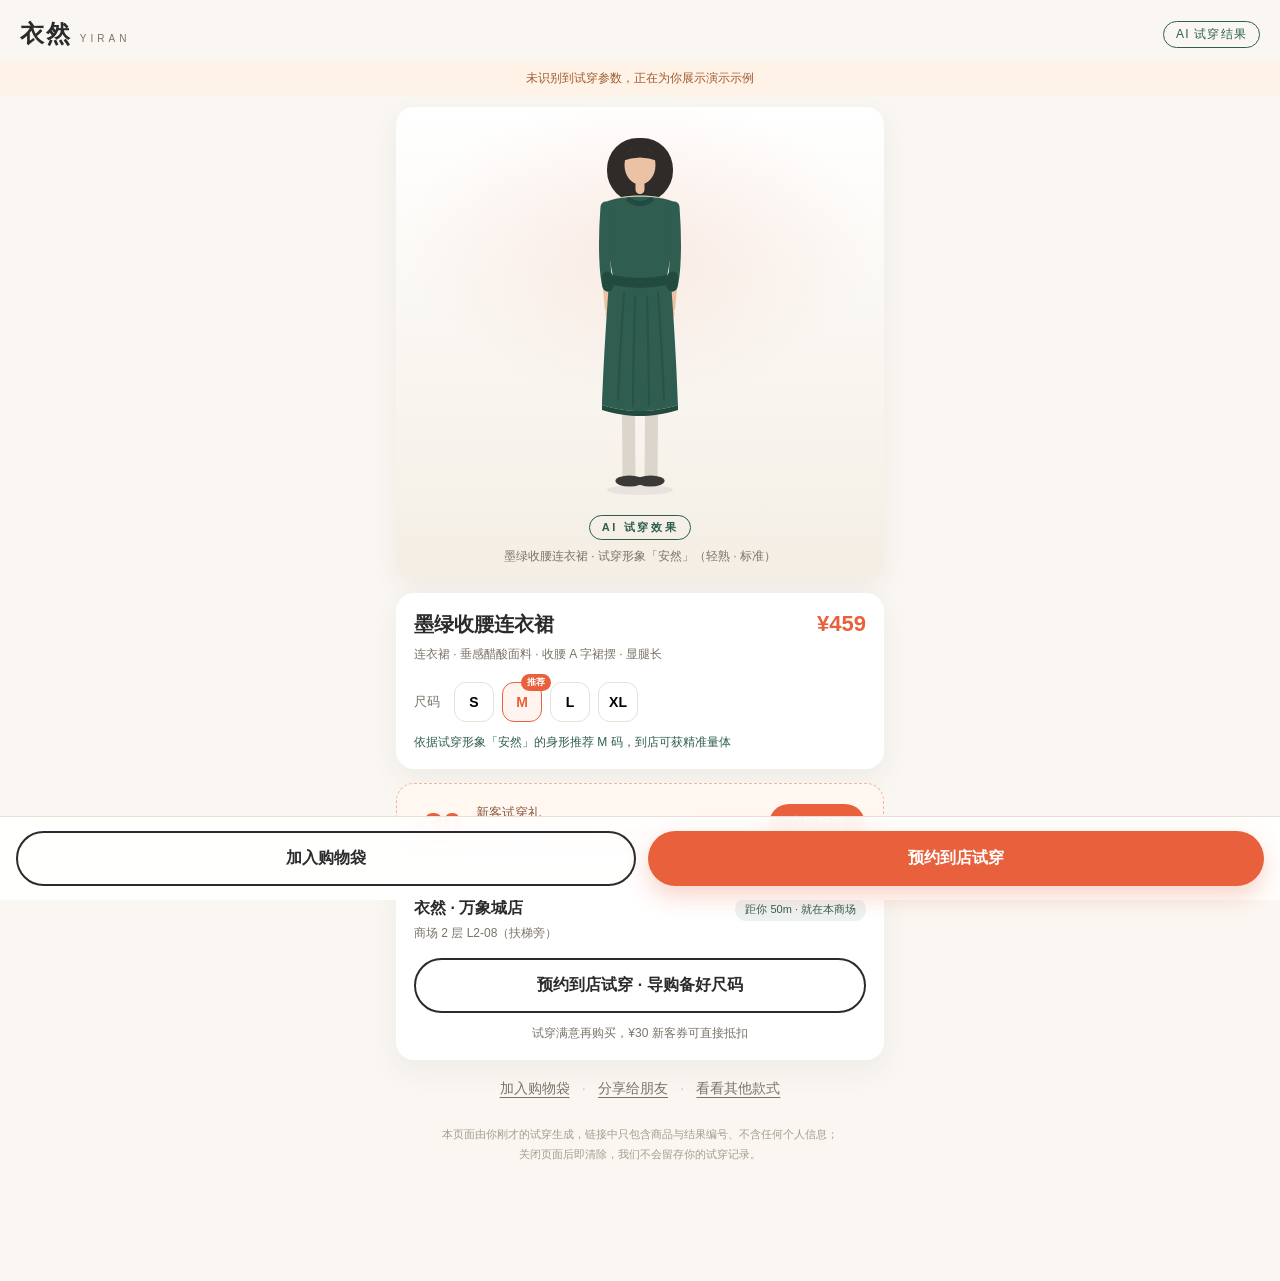
<file: phone.html>
<!DOCTYPE html>
<html lang="zh-CN">
<head>
  <meta charset="UTF-8">
  <meta name="viewport" content="width=device-width, initial-scale=1.0, maximum-scale=1.0, user-scalable=no">
  <title>衣然 YIRAN · 我的试穿效果</title>
  <link rel="stylesheet" href="css/phone.css">
</head>
<body>

  <header class="p-header">
    <div class="logo sm">衣然<i>YIRAN</i></div>
    <span class="p-header-tag">AI 试穿结果</span>
  </header>

  <div id="demoBanner" class="demo-banner hidden">
    未识别到试穿参数，正在为你展示演示示例
  </div>

  <main class="p-main">

    <!-- 试穿效果 -->
    <section class="hero-card">
      <div class="hero-stage" id="heroFigure"></div>
      <div class="hero-caption">
        <span class="tag">AI 试穿效果</span>
        <p id="heroCaption"></p>
      </div>
    </section>

    <!-- 商品信息 -->
    <section class="card product-card">
      <div class="product-head">
        <div>
          <h2 id="pName"></h2>
          <p class="p-fabric" id="pFabric"></p>
        </div>
        <div class="p-price" id="pPrice"></div>
      </div>
      <div class="size-row">
        <span class="size-label">尺码</span>
        <div class="size-chips" id="sizeChips"></div>
      </div>
      <p class="size-note" id="sizeNote"></p>
    </section>

    <!-- 优惠券 -->
    <section class="card coupon-card" id="couponCard">
      <div class="coupon-left">
        <div class="coupon-amount"><i>¥</i><b id="couponAmount"></b></div>
        <div class="coupon-name" id="couponName"></div>
      </div>
      <button class="coupon-btn" id="couponBtn">立即领取</button>
    </section>

    <!-- 门店与预约 -->
    <section class="card store-card">
      <div class="store-row">
        <div>
          <h3 id="storeName"></h3>
          <p class="store-addr" id="storeAddr"></p>
        </div>
        <span class="store-dist">距你 50m · 就在本商场</span>
      </div>
      <button class="btn ghost full" id="bookBtn">预约到店试穿 · 导购备好尺码</button>
      <p class="store-tip">试穿满意再购买，¥30 新客券可直接抵扣</p>
    </section>

    <!-- 次级动作 -->
    <section class="link-row">
      <button class="link-btn" id="cartBtn">加入购物袋</button>
      <span class="dot">·</span>
      <button class="link-btn" id="shareBtn">分享给朋友</button>
      <span class="dot">·</span>
      <button class="link-btn" id="moreBtn">看看其他款式</button>
    </section>

    <footer class="p-footer">
      本页面由你刚才的试穿生成，链接中只包含商品与结果编号、不含任何个人信息；<br>
      关闭页面后即清除，我们不会留存你的试穿记录。
    </footer>
  </main>

  <!-- 底部固定转化条 -->
  <div class="p-actionbar">
    <button class="btn ghost" id="cartBtn2">加入购物袋</button>
    <button class="btn primary" id="bookBtn2">预约到店试穿</button>
  </div>

  <!-- 预约弹层 -->
  <div id="bookModal" class="overlay hidden">
    <div class="overlay-card">
      <p class="overlay-title">预约到店试穿</p>
      <p class="overlay-text">选择到店时间，导购将提前为你准备好<br>试穿款与推荐尺码</p>
      <div class="slot-grid" id="slotGrid"></div>
      <button class="btn primary full" id="bookConfirm" disabled>确认预约</button>
      <button class="btn-text" id="bookCancel">暂不预约</button>
    </div>
  </div>

  <!-- 预约成功 -->
  <div id="bookDone" class="overlay hidden">
    <div class="overlay-card">
      <div class="done-icon">✓</div>
      <p class="overlay-title">预约成功</p>
      <p class="overlay-text" id="bookDoneText"></p>
      <div class="book-code" id="bookCode"></div>
      <p class="overlay-sub">到店出示此页面即可，期待你的到来</p>
      <button class="btn primary full" id="bookDoneOk">好的</button>
    </div>
  </div>

  <!-- 轻提示 -->
  <div id="toast" class="toast hidden"></div>

  <script src="js/data.js"></script>
  <script src="js/track.js"></script>
  <script src="js/art.js"></script>
  <script src="js/phone.js"></script>
</body>
</html>
</file>
<file: css/phone.css>
/* ============ 手机端 · 时尚简约暖调 ============ */
:root {
  --bg: #FAF7F2;
  --bg-deep: #F3EDE3;
  --ink: #2B2B2B;
  --ink-2: #7A7468;
  --accent: #E8613C;
  --green: #2F5D50;
  --card: #FFFFFF;
  --line: #E8E0D3;
  --radius: 18px;
  --serif: Georgia, 'Times New Roman', 'Songti SC', 'SimSun', serif;
  --sans: -apple-system, 'PingFang SC', 'Microsoft YaHei', 'Noto Sans SC', sans-serif;
}

* { margin: 0; padding: 0; box-sizing: border-box; }

body {
  font-family: var(--sans);
  background: var(--bg);
  color: var(--ink);
  min-height: 100vh;
  padding-bottom: 96px;
  -webkit-tap-highlight-color: transparent;
}

button { font-family: inherit; cursor: pointer; }
.hidden { display: none !important; }

.logo {
  font-family: var(--serif);
  font-weight: 700;
  letter-spacing: 0.08em;
  font-size: 24px;
  display: flex;
  align-items: baseline;
  gap: 8px;
}
.logo i {
  font-style: normal;
  font-family: var(--sans);
  font-weight: 500;
  font-size: 10px;
  letter-spacing: 0.4em;
  color: var(--ink-2);
}

/* ============ 头部 ============ */
.p-header {
  display: flex;
  align-items: center;
  justify-content: space-between;
  padding: 18px 20px 12px;
  position: sticky;
  top: 0;
  background: rgba(250, 247, 242, 0.92);
  backdrop-filter: blur(10px);
  z-index: 30;
}
.p-header-tag {
  font-size: 12px;
  color: var(--green);
  border: 1px solid var(--green);
  padding: 4px 12px;
  border-radius: 999px;
  letter-spacing: 0.1em;
}

.demo-banner {
  background: #FFF3E8;
  color: #A05A2C;
  font-size: 12px;
  text-align: center;
  padding: 8px 16px;
}

.p-main { padding: 12px 16px 0; max-width: 520px; margin: 0 auto; }

.card {
  background: var(--card);
  border-radius: var(--radius);
  box-shadow: 0 10px 30px rgba(43, 43, 43, 0.06);
  padding: 18px;
  margin-bottom: 14px;
}

/* ============ 试穿效果 ============ */
.hero-card {
  background:
    radial-gradient(70% 46% at 50% 30%, rgba(232, 97, 60, 0.10), transparent 70%),
    linear-gradient(180deg, #FFFFFF 0%, #F4EEE4 100%);
  border-radius: var(--radius);
  box-shadow: 0 10px 30px rgba(43, 43, 43, 0.06);
  padding: 20px 20px 14px;
  margin-bottom: 14px;
  animation: heroIn 0.6s ease;
}
@keyframes heroIn {
  from { opacity: 0; transform: translateY(16px) scale(0.98); }
  to { opacity: 1; transform: none; }
}
.hero-stage { display: flex; justify-content: center; }
.hero-stage svg { height: 380px; }
.hero-caption { text-align: center; margin-top: 8px; }
.hero-caption .tag {
  display: inline-block;
  font-size: 11px;
  font-weight: 700;
  letter-spacing: 0.24em;
  color: var(--green);
  border: 1px solid var(--green);
  padding: 4px 12px;
  border-radius: 999px;
}
.hero-caption p { font-size: 12px; color: var(--ink-2); margin-top: 8px; }

/* ============ 商品卡 ============ */
.product-head { display: flex; justify-content: space-between; gap: 14px; }
.product-head h2 { font-size: 20px; }
.p-fabric { font-size: 12px; color: var(--ink-2); margin-top: 6px; line-height: 1.7; }
.p-price { font-size: 22px; font-weight: 700; color: var(--accent); white-space: nowrap; }

.size-row { display: flex; align-items: center; gap: 14px; margin-top: 18px; }
.size-label { font-size: 13px; color: var(--ink-2); }
.size-chips { display: flex; gap: 8px; flex-wrap: wrap; }
.size-chip {
  width: 40px; height: 40px;
  border-radius: 12px;
  border: 1.5px solid var(--line);
  background: #fff;
  font-size: 14px;
  font-weight: 600;
}
.size-chip.rec {
  border-color: var(--accent);
  color: var(--accent);
  background: #FFF4EF;
  position: relative;
}
.size-chip.rec::after {
  content: '推荐';
  position: absolute;
  top: -9px; right: -10px;
  font-size: 9px;
  background: var(--accent);
  color: #fff;
  padding: 2px 6px;
  border-radius: 999px;
}
.size-note { font-size: 12px; color: var(--green); margin-top: 12px; }

/* ============ 优惠券 ============ */
.coupon-card {
  display: flex;
  align-items: center;
  justify-content: space-between;
  background:
    radial-gradient(circle at 0 50%, transparent 8px, #FFF7F0 8px),
    radial-gradient(circle at 100% 50%, transparent 8px, #FFF7F0 8px),
    #FFF7F0;
  border: 1.5px dashed #F0B79A;
  box-shadow: none;
}
.coupon-left { display: flex; align-items: center; gap: 14px; }
.coupon-amount { color: var(--accent); font-weight: 700; }
.coupon-amount i { font-style: normal; font-size: 16px; }
.coupon-amount b { font-size: 34px; }
.coupon-name { font-size: 13px; line-height: 1.7; color: #8A5B3F; }
.coupon-btn {
  background: var(--accent);
  color: #fff;
  border: none;
  border-radius: 999px;
  font-size: 14px;
  font-weight: 600;
  padding: 11px 20px;
}
.coupon-btn.got { background: #E4D9C8; color: #fff; }

/* ============ 门店卡 ============ */
.store-row { display: flex; justify-content: space-between; align-items: flex-start; gap: 12px; }
.store-row h3 { font-size: 16px; }
.store-addr { font-size: 12px; color: var(--ink-2); margin-top: 6px; }
.store-dist {
  font-size: 11px;
  color: var(--green);
  background: rgba(47, 93, 80, 0.08);
  padding: 4px 10px;
  border-radius: 999px;
  white-space: nowrap;
}
.store-tip { font-size: 12px; color: var(--ink-2); margin-top: 12px; text-align: center; }

/* ============ 按钮 ============ */
.btn {
  border: none;
  border-radius: 999px;
  font-size: 16px;
  font-weight: 600;
  padding: 15px 28px;
}
.btn.primary { background: var(--accent); color: #fff; box-shadow: 0 10px 24px rgba(232, 97, 60, 0.28); }
.btn.ghost { background: transparent; color: var(--ink); border: 2px solid var(--ink); }
.btn.full { width: 100%; margin-top: 16px; }
.btn:disabled { background: #DDD6CA; color: #fff; box-shadow: none; }

.store-card .btn.full { margin-top: 16px; }

/* ============ 次级链接 ============ */
.link-row {
  display: flex;
  align-items: center;
  justify-content: center;
  gap: 12px;
  margin: 20px 0 26px;
}
.link-btn {
  background: none;
  border: none;
  font-size: 14px;
  color: var(--ink-2);
  text-decoration: underline;
  text-underline-offset: 4px;
}
.dot { color: #D5CCBC; }

.p-footer {
  text-align: center;
  font-size: 11px;
  color: #A39B8D;
  line-height: 1.9;
  padding: 0 24px 20px;
}

/* ============ 底部转化条 ============ */
.p-actionbar {
  position: fixed;
  bottom: 0; left: 0; right: 0;
  display: flex;
  gap: 12px;
  padding: 14px 16px calc(14px + env(safe-area-inset-bottom));
  background: rgba(255, 255, 255, 0.92);
  backdrop-filter: blur(12px);
  border-top: 1px solid var(--line);
  z-index: 30;
}
.p-actionbar .btn { flex: 1; }

/* ============ 弹层 ============ */
.overlay {
  position: fixed;
  inset: 0;
  background: rgba(43, 43, 43, 0.45);
  backdrop-filter: blur(6px);
  display: flex;
  align-items: flex-end;
  justify-content: center;
  z-index: 100;
  animation: fadeIn 0.25s ease;
}
@keyframes fadeIn { from { opacity: 0; } to { opacity: 1; } }

.overlay-card {
  background: var(--bg);
  border-radius: 26px 26px 0 0;
  padding: 30px 24px calc(28px + env(safe-area-inset-bottom));
  width: 100%;
  max-width: 520px;
  text-align: center;
  animation: slideUp 0.3s ease;
}
@keyframes slideUp { from { transform: translateY(40px); } to { transform: none; } }

.overlay-title { font-size: 22px; font-weight: 700; }
.overlay-text { font-size: 14px; color: var(--ink-2); margin-top: 10px; line-height: 1.8; }
.overlay-sub { font-size: 12px; color: var(--ink-2); margin-top: 12px; }

.slot-grid {
  display: grid;
  grid-template-columns: repeat(3, 1fr);
  gap: 10px;
  margin: 22px 0 4px;
}
.slot {
  border: 1.5px solid var(--line);
  background: #fff;
  border-radius: 12px;
  padding: 12px 4px;
  font-size: 14px;
  font-weight: 600;
}
.slot.sel { border-color: var(--accent); color: var(--accent); background: #FFF4EF; }

.btn-text {
  background: none;
  border: none;
  font-size: 14px;
  color: var(--ink-2);
  margin-top: 14px;
  text-decoration: underline;
  text-underline-offset: 4px;
}

.done-icon {
  width: 64px; height: 64px;
  border-radius: 50%;
  background: var(--green);
  color: #fff;
  font-size: 30px;
  line-height: 64px;
  margin: 0 auto 18px;
}

.book-code {
  font-family: var(--serif);
  font-size: 24px;
  letter-spacing: 0.14em;
  background: #fff;
  border: 1.5px dashed var(--line);
  border-radius: 12px;
  padding: 12px;
  margin-top: 18px;
  color: var(--ink);
}

/* ============ Toast ============ */
.toast {
  position: fixed;
  left: 50%;
  bottom: 120px;
  transform: translateX(-50%);
  background: rgba(43, 43, 43, 0.9);
  color: #fff;
  font-size: 14px;
  padding: 12px 24px;
  border-radius: 999px;
  z-index: 120;
  animation: fadeIn 0.25s ease;
  white-space: nowrap;
}

/* ============ 真实试穿结果图（大屏生成、扫码带回） ============ */
.hero-stage img {
  height: 380px; max-width: 100%; object-fit: contain; border-radius: 14px;
}
</file>
